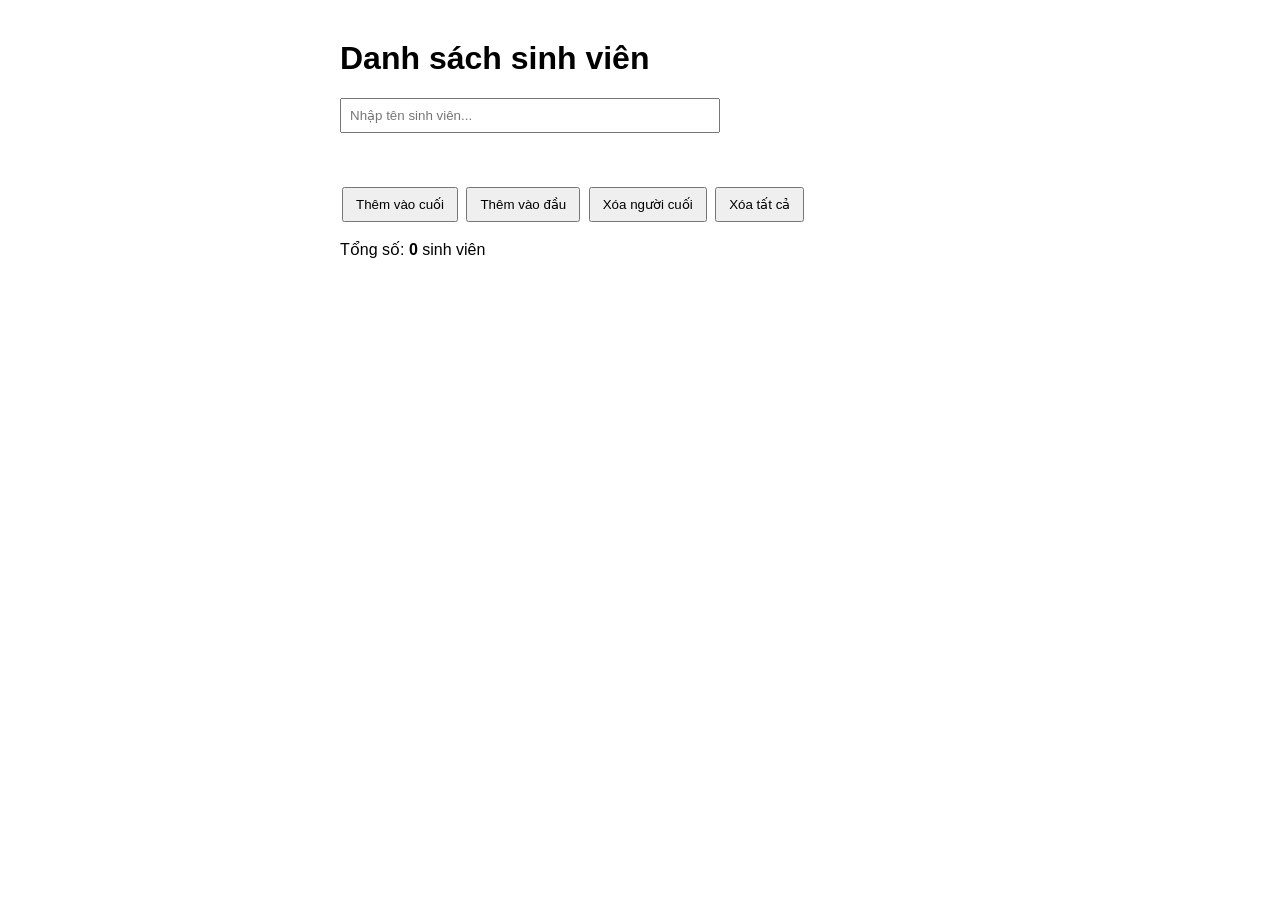
<file: Buoi3/index.html>
<!doctype html>
<html lang="vi">
  <head>
    <meta charset="UTF-8" />
    <meta name="viewport" content="width=device-width, initial-scale=1.0" />
    <title>Bài 6.1 - jQuery thêm/bớt HTML</title>
    <style>
      body {
        font-family: Arial, sans-serif;
        max-width: 600px;
        margin: 40px auto;
        padding: 0 16px;
      }
      input {
        padding: 8px;
        width: 60%;
      }
      button {
        padding: 8px 12px;
        cursor: pointer;
        margin: 2px;
      }
      ul {
        padding: 0;
        list-style: none;
      }
      li {
        display: flex;
        justify-content: space-between;
        align-items: center;
        padding: 8px;
        border-bottom: 1px solid #ddd;
      }
      .btn-xoa {
        background: #e74c3c;
        color: #fff;
        border: none;
      }
      .btn-xoa.active {
        background: #3498db;
      }
      .thong-bao {
        color: #e74c3c;
        min-height: 20px;
      }
    </style>
  </head>
  <body>
    <h1>Danh sách sinh viên</h1>

    <input type="text" id="txtTen" placeholder="Nhập tên sinh viên..." />
    <p class="thong-bao" id="thongBao"></p>

    <button id="btnThemCuoi">Thêm vào cuối</button>
    <button id="btnThemDau">Thêm vào đầu</button>
    <button id="btnXoaCuoi">Xóa người cuối</button>
    <button id="btnXoaTatCa">Xóa tất cả</button>

    <p>Tổng số: <b id="tongSo">0</b> sinh viên</p>

    <ul id="danhSach"></ul>

    <!-- Nhúng thư viện jQuery từ CDN -->
    <script src="https://code.jquery.com/jquery-3.7.1.min.js"></script>
    <script>
      // $(function () { ... }) : chạy code khi trang đã tải xong
      $(function () {
        $("#btnThemCuoi").mouseenter(function () {
          $(this).css("background-color", "green");
        });

        $("#btnThemCuoi").mouseleave(function () {
          $(this).css("background-color", "red");
        });

        $("#btnThemDau").mouseenter(function () {
          $(this).css("background-color", "blue");
          $(this).css("color", "white");
        });
        
        // Tạo 1 thẻ <li> mới từ tên sinh viên
        function taoMuc(ten) {
          var $li = $("<li></li>"); // tạo thẻ mới
          $li.append($("<span></span>").text(ten)); // .text() để tránh chèn mã HTML lạ
          $li.append('<button class="btn-xoa">Xóa</button>');
          return $li;
        }

        // Đếm lại số <li> và hiển thị
        function capNhatTongSo() {
          $("#tongSo").text($("#danhSach li").length);
        }

        // Lấy tên từ ô input, kiểm tra rỗng
        function layTen() {
          var ten = $("#txtTen").val().trim(); // .val() lấy giá trị input
          if (ten === "") {
            $("#thongBao").text("Vui lòng nhập tên!");
            return null;
          }
          $("#thongBao").text("");
          $("#txtTen").val("").focus(); // xóa ô input sau khi thêm
          return ten;
        }

        // 1. append(): thêm vào CUỐI danh sách
        $("#btnThemCuoi").click(function () {
          var ten = layTen();
          if (ten) {
            $("#danhSach").append(taoMuc(ten));
            capNhatTongSo();
          }
        });

        // 2. prepend(): thêm vào ĐẦU danh sách
        $("#btnThemDau").click(function () {
          var ten = layTen();
          if (ten) {
            $("#danhSach").prepend(taoMuc(ten));
            capNhatTongSo();
          }
        });

        // 3. remove(): xóa phần tử <li> cuối cùng
        $("#btnXoaCuoi").click(function () {
          $("#danhSach li:last").remove();
          capNhatTongSo();
        });

        // 4. empty(): xóa toàn bộ nội dung bên trong <ul>
        $("#btnXoaTatCa").click(function () {
          $("#danhSach").empty();
          capNhatTongSo();
        });

        // 5. Xóa từng sinh viên.
        // Nút "Xóa" được tạo SAU khi trang tải nên phải dùng .on() gắn vào thẻ cha (#danhSach)
        /*  $("#danhSach").on("click", ".btn-xoa", function () {
          $(this).parent().remove(); // $(this) là nút vừa bấm, .parent() là thẻ <li>
          capNhatTongSo();
        });*/

        $("#danhSach").on("click", ".btn-xoa", function () {
          $(this).toggleClass("active");
        });

        // Bấm Enter trong ô input = bấm "Thêm vào cuối"
        $("#txtTen").keypress(function (e) {
          if (e.which === 13) {
            $("#btnThemCuoi").click();
          }
        });
      });
    </script>
  </body>
</html>
</file>
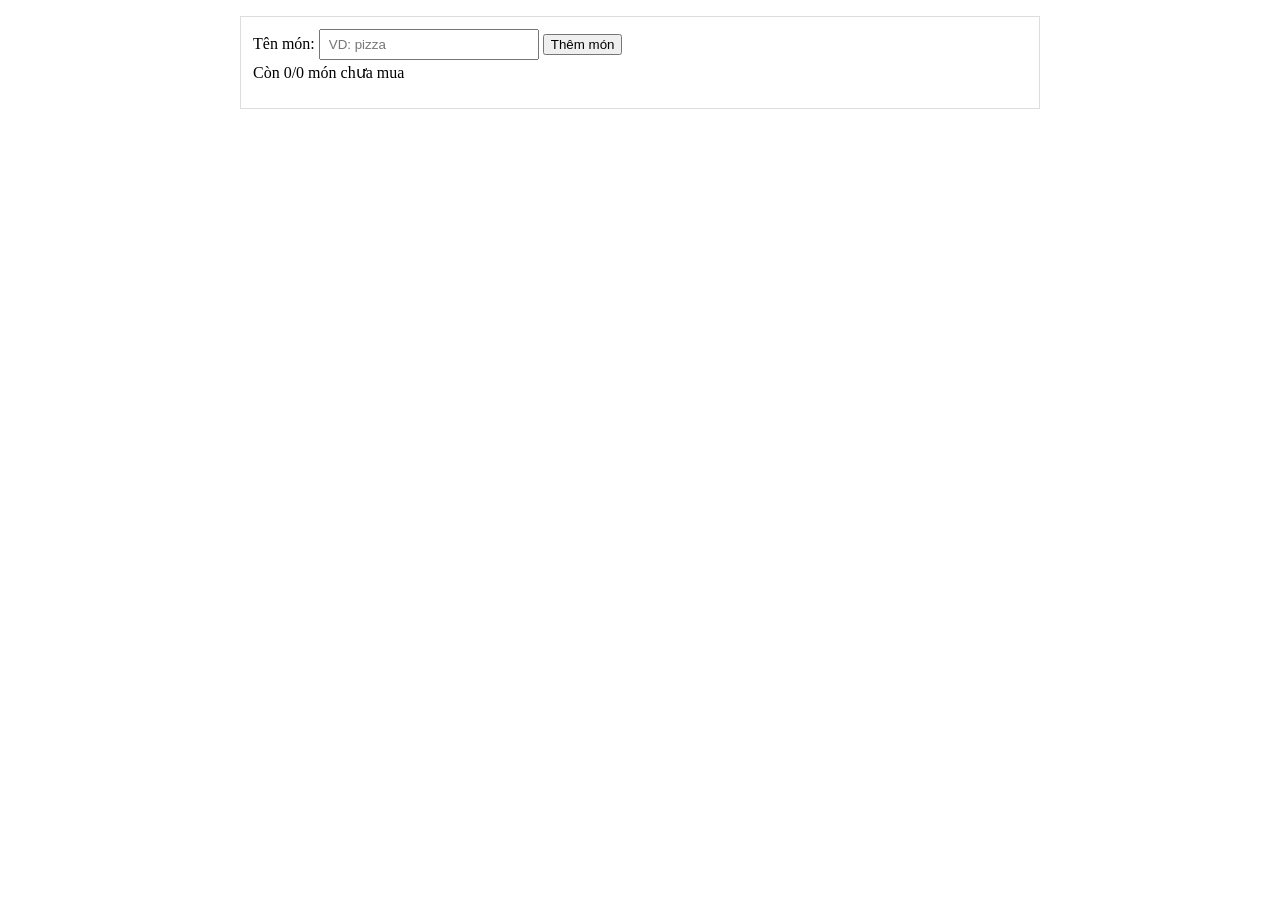
<file: Buoi2/Bai_tap_VN/index.html>
<!doctype html>
<html lang="en">
  <head>
    <meta charset="UTF-8" />
    <meta name="viewport" content="width=device-width, initial-scale=1.0" />
    <title>Danh sách đi chợ</title>
    <style>
      body {
        max-width: 800px;
        margin: 0 auto;
        padding: 16px;
        line-height: 1.6;
      }
      .demo-box {
        border: 1px solid #ddd;
        padding: 12px;
      }
      .demo-box input {
        padding: 6px 8px;
        width: 200px;
        max-width: 100%;
      }
      #ds {
        list-style: none;
        padding: 0;
        margin: 10px 0 0;
      }
      #ds li {
        display: flex;
        justify-content: space-between;
        align-items: center;
        border-bottom: 1px solid #eee;
        padding: 8px 0;
        cursor: pointer;
      }

      .da-mua {
        text-decoration: line-through;
        color: #888;
      }
    </style>
  </head>
  <body>
    <div class="demo-box">
      <form id="form">
        <label for="o-ten">Tên món:</label>
        <input type="text" id="o-ten" placeholder="VD: pizza" />
        <button type="submit">Thêm món</button>
      </form>
      <div id="thong-ke">Còn 0/0 món chưa mua</div>
      <ul id="ds"></ul>
    </div>

    <script>
      const form = document.querySelector("#form");
      const oTen = document.querySelector("#o-ten");
      const ds = document.querySelector("#ds");
      const thongKe = document.querySelector("#thong-ke");

      //Hàm để cập nhật số lượng món
      function capNhatThongKe() {
        const tongSoMon = ds.querySelectorAll("li").length;
        const soMonDaMua = ds.querySelectorAll("li.da-mua").length;
        const soMonChuaMua = tongSoMon - soMonDaMua;

        thongKe.textContent = `Còn ${soMonChuaMua}/${tongSoMon} món chưa mua`;
      }

      form.addEventListener("submit", (e) => {
        e.preventDefault();
        const ten = oTen.value.trim();
        if (ten === "") return;

        //Tạo dòng món
        const li = document.createElement("li");
        const span = document.createElement("span");
        span.textContent = ten;
        li.append(span);

        //Click 1 lần để gạch ngang or bỏ gạch ngang
        li.addEventListener("click", () => {
          li.classList.toggle("da-mua");
          capNhatThongKe();
        });

        //Nháy đúp để xóa món
        li.addEventListener("dblclick", () => {
          li.remove();
          capNhatThongKe();
        });

        //Ghép vào danh sách
        ds.append(li);

        //Clear input
        oTen.value = "";
        oTen.focus();

        //Cập nhật lại số lượng sau khi thêm món mới
        capNhatThongKe();
      });
    </script>
  </body>
</html>
</file>
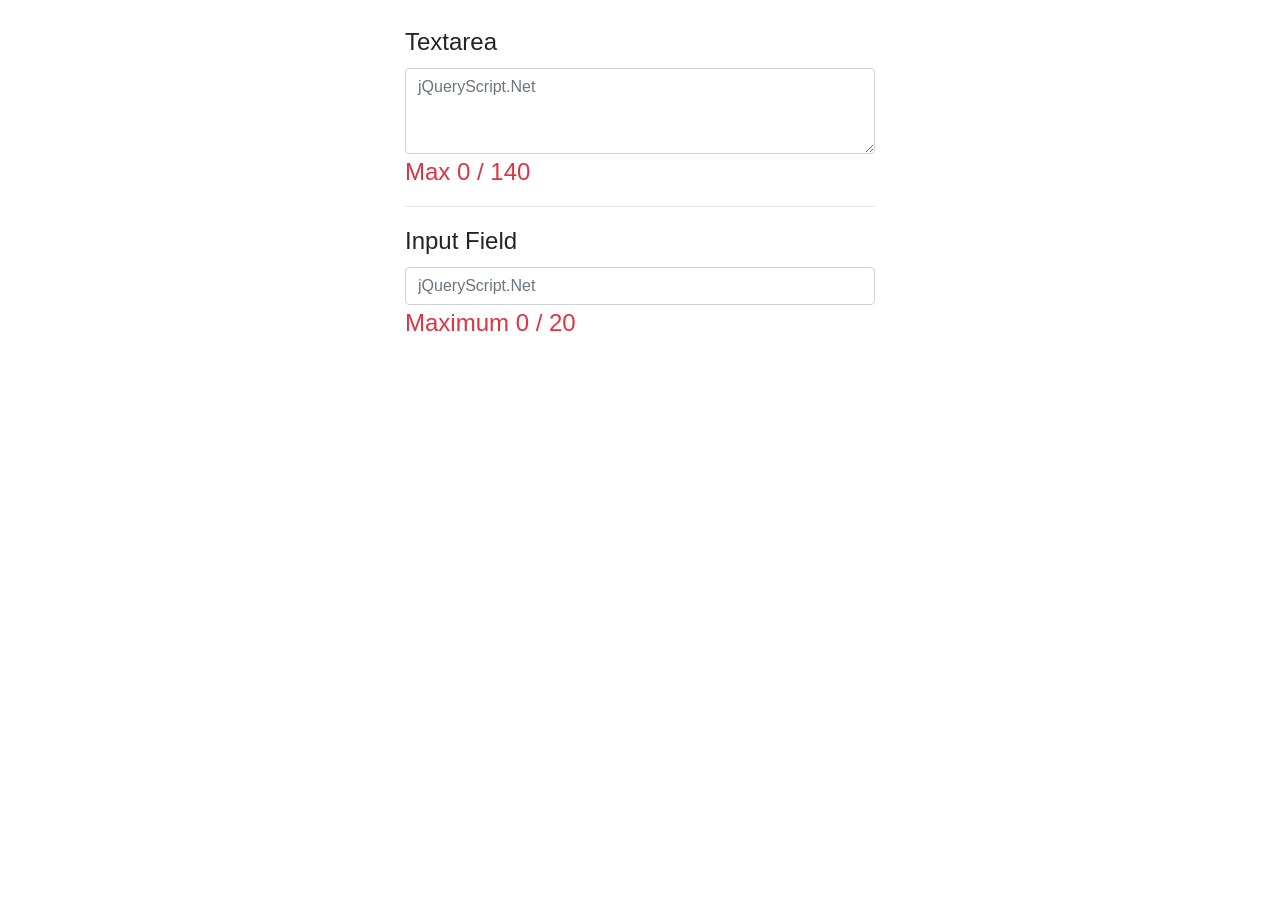
<file: Buoi_01/Bai_tap_VN/index.html>
<!doctype html>
<html lang="en">
  <head>
    <meta charset="UTF-8" />
    <meta name="viewport" content="width=device-width, initial-scale=1.0" />
    <title>Homework</title>
    <link
      rel="stylesheet"
      href="https://cdn.jsdelivr.net/npm/bootstrap@4.6.2/dist/css/bootstrap.min.css"
      integrity="sha384-xOolHFLEh07PJGoPkLv1IbcEPTNtaed2xpHsD9ESMhqIYd0nLMwNLD69Npy4HI+N"
      crossorigin="anonymous"
    />
    <link rel="stylesheet" href="style.css" />
  </head>
  <body>
    <div class="container mt-4">
      <!-- Textarea -->
      <div class="form-group">
        <label for="message">Textarea</label>

        <textarea
          id="message"
          class="form-control"
          rows="3"
          maxlength="140"
          placeholder="jQueryScript.Net"
        ></textarea>

        <div id="messageCounter" class="counter text-danger">Max 0 / 140</div>

        <!-- Notice -->
        <div id="messageNotice" class="alert alert-danger m-2">
          Bạn đã đạt giới hạn ký tự 140/140
        </div>
      </div>

      <hr />

      <!-- InputField -->
      <div class="form-group">
        <label for="inputField">Input Field</label>

        <input
          type="text"
          id="inputField"
          class="form-control"
          maxlength="20"
          placeholder="jQueryScript.Net"
        />

        <div id="inputCounter" class="counter text-danger">Maximum 0 / 20</div>

        <!-- notice -->
        <div id="inputNotice" class="alert alert-danger m-2">Bạn đã đạt giới hạn ký tự 20/20</div>
      </div>
    </div>

    <!-- JS -->
    <script src="script.js"></script>
  </body>
</html>
</file>
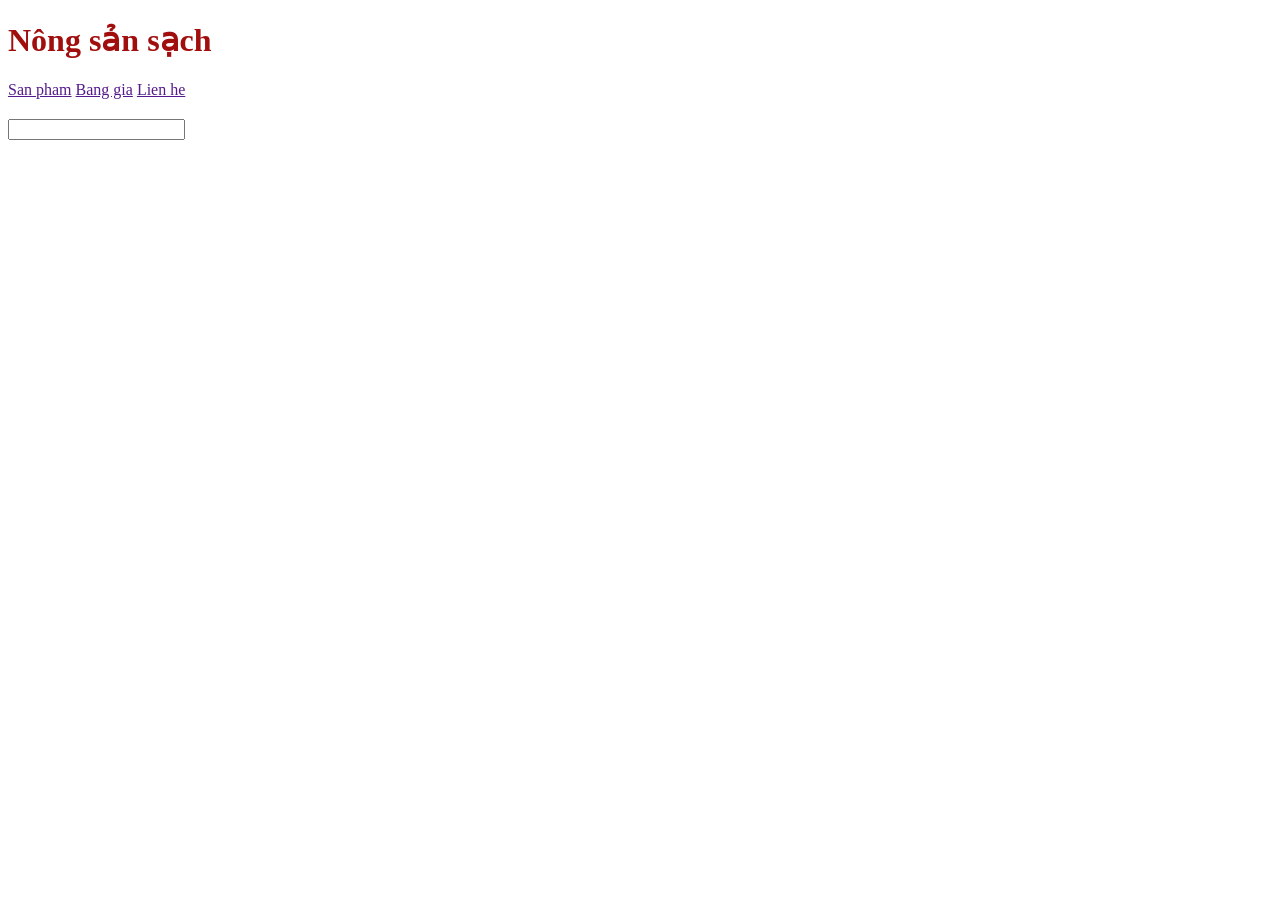
<file: Buoi_01/lesson01/index.html>
<!doctype html>
<html lang="en">
  <head>
    <meta charset="UTF-8" />
    <meta name="viewport" content="width=device-width, initial-scale=1.0" />
    <title>Học web codestar</title>
  </head>
  <body>
    <!-- start header -->
    <header>
      <h1 style="color: rgb(161, 14, 14)">Nông sản sạch</h1>
      <nav>
        <a href="">San pham</a>
        <a href="">Bang gia</a>
        <a href="">Lien he</a>
      </nav>
    </header>
    <!-- end header -->
    <!-- h2+p -->
    <h2></h2>
    <p></p>
    <input type="text">
  </body>
</html>
</file>
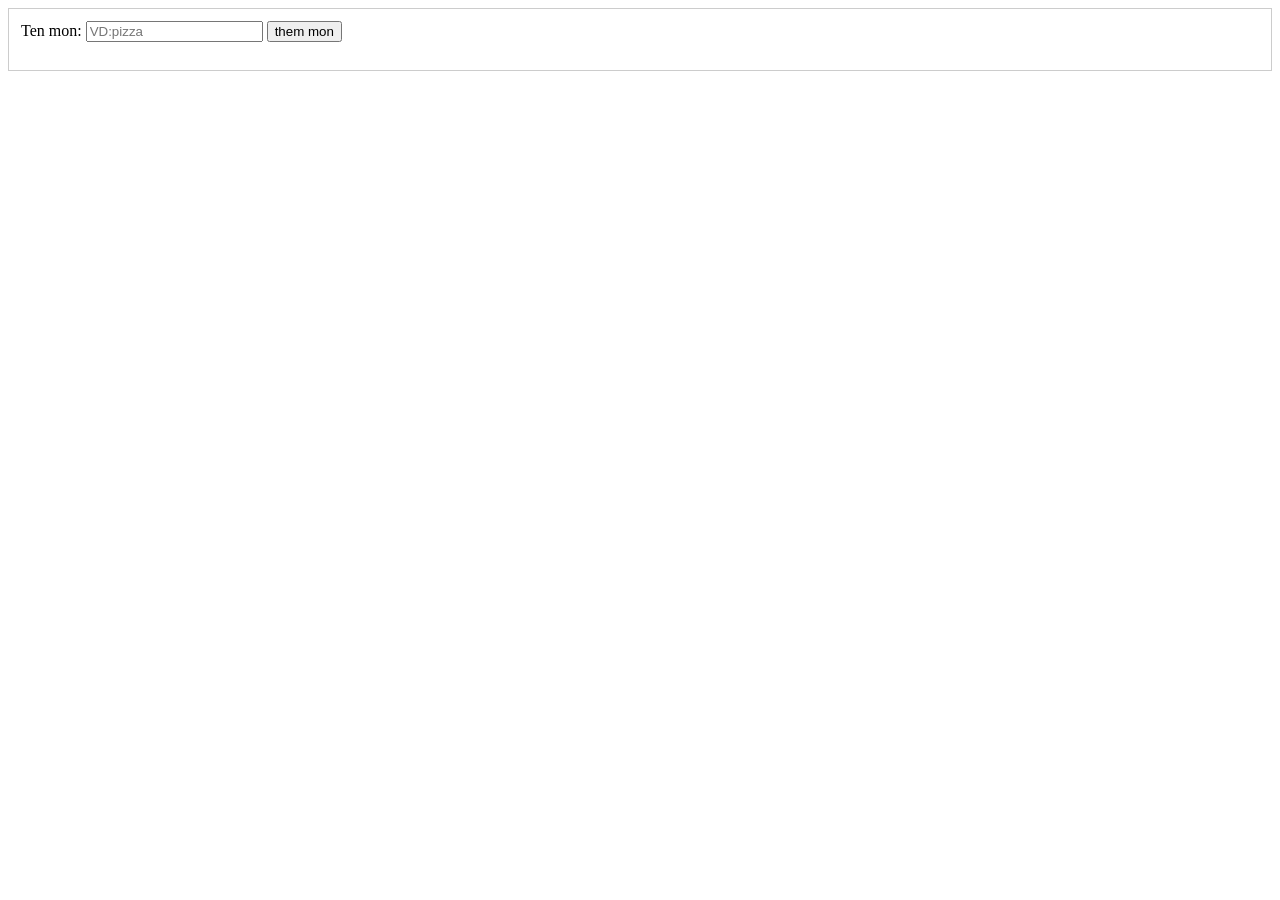
<file: Buoi2/index2.html>
<!doctype html>
<html lang="en">
  <head>
    <meta charset="UTF-8" />
    <meta name="viewport" content="width=device-width, initial-scale=1.0" />
    <title>Demo thuc hanh</title>
    <style>
      .demo-box {
        border: 1px solid #ccc;
        padding: 12px;
      }
    </style>
  </head>
  <body>
    <div class="demo-box">
      <form id="form">
        <label for="o-ten">Ten mon:</label>
        <input type="text" id="o-ten" name="ten" placeholder="VD:pizza" />
        <button type="submit">them mon</button>
      </form>
      <ul id="ds"></ul>
    </div>

    <script>
      const form = document.querySelector("#form");
      const ds = document.querySelector("#ds");
      const oTen = document.querySelector("#o-ten");

      form.addEventListener("submit", (e) => {
        e.preventDefault(); //chan su kien submit
        const ten = oTen.value.trim(); //lay gia tri tu input
        if (ten === "") return; //ten null bo qua

        //tao dong moi
        const li = document.createElement("li");

        //ten mon an
        const span = document.createElement("span");
        span.textContent = ten;

        const nutXoa = document.createElement("button");
        nutXoa.type = "button"; //khong submit form
        nutXoa.textContent = "X";
        nutXoa.addEventListener("click", () => {
          li.remove(); //xoa dung dong chua nut nay
        });

        //ghep vao li roi gan vao danh sach
        li.appendChild(span, nutXoa);
        ds.appendChild(li);

        oTen.value = ""; //xoa gia tri trong input
        oTen.focus(); //san sang goi mon tiep theo
      });
    </script>
  </body>
</html>
</file>
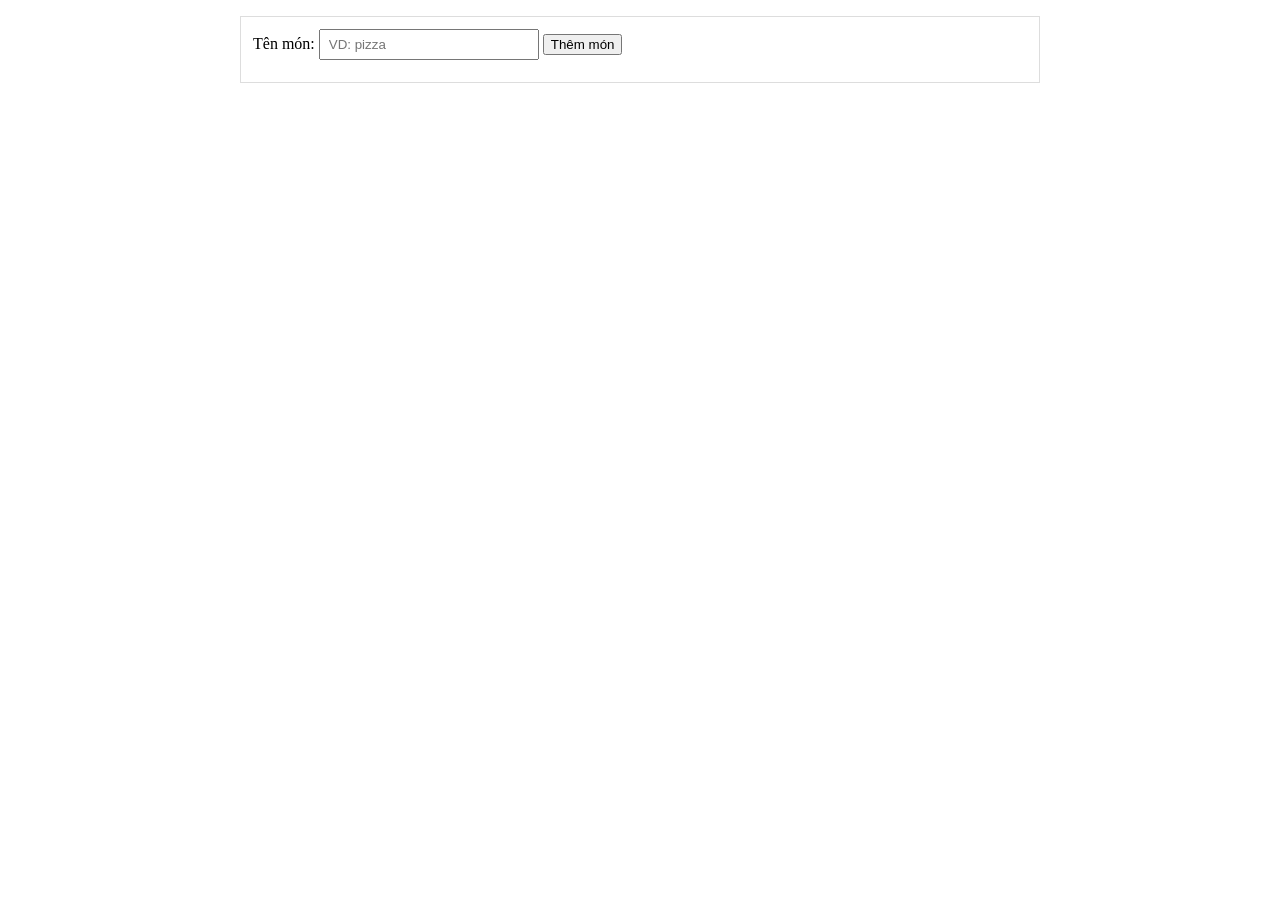
<file: Buoi2/index3.html>
<!doctype html>
<html lang="en">
  <head>
    <meta charset="UTF-8" />
    <meta name="viewport" content="width=device-width, initial-scale=1.0" />
    <title>Demo thực hành</title>

    <style>
      body {
        max-width: 800px;
        margin: 0 auto;
        padding: 16px;
        line-height: 1.6;
      }

      .demo-box {
        border: 1px solid #ddd;
        padding: 12px;
      }

      .demo-box input {
        padding: 6px 8px;
        width: 200px;
        max-width: 100%;
      }

      #ds {
        list-style: none;
        padding: 0;
        margin: 10px 0 0;
      }

      #ds li {
        display: flex;
        justify-content: space-between;
        align-items: center;
        border-bottom: 1px solid #eee;
        padding: 8px 0;
      }

      #ds button {
        cursor: pointer;
      }
    </style>
  </head>

  <body>
    <div class="demo-box">
      <form id="form">
        <label for="o-ten">Tên món:</label>
        <input type="text" name="" id="o-ten" placeholder="VD: pizza" />
        <button type="submit">Thêm món</button>
      </form>
      <div id="thong-ke"></div>
      <ul id="ds"></ul>
    </div>

    <script>
      const form = document.querySelector("#form");
      const oTen = document.querySelector("#o-ten");
      const ds = document.querySelector("#ds");
      const thongKe = document.querySelector("#thong-ke");
    
      //Danh sach mon
      const danhSach = [];
      
      form.addEventListener("submit", (e) => {
        e.preventDefault(); // không để trang tải lại
        const ten = oTen.value.trim();
        if (ten === "") return; // tên null bỏ qua

        // tạo dòng mới
        const li = document.createElement("li");

        // tên món ăn
        const span = document.createElement("span");
        span.textContent = ten;

        // tạo nút xóa
        const nutXoa = document.createElement("button");
        nutXoa.type = "button"; // không submit form
        nutXoa.textContent = "X";
        nutXoa.addEventListener("click", () => {
          li.remove(); // xóa đúng dòng chứa nút này
        });

        // Ghép vào li rồi gắn vào danh sách
        li.append(span, nutXoa);
        ds.append(li);

        oTen.value = ""; // clear input
        oTen.focus(); // sẵn sàng gõ món tiếp theo
      });
    </script>
  </body>
</html>
</file>
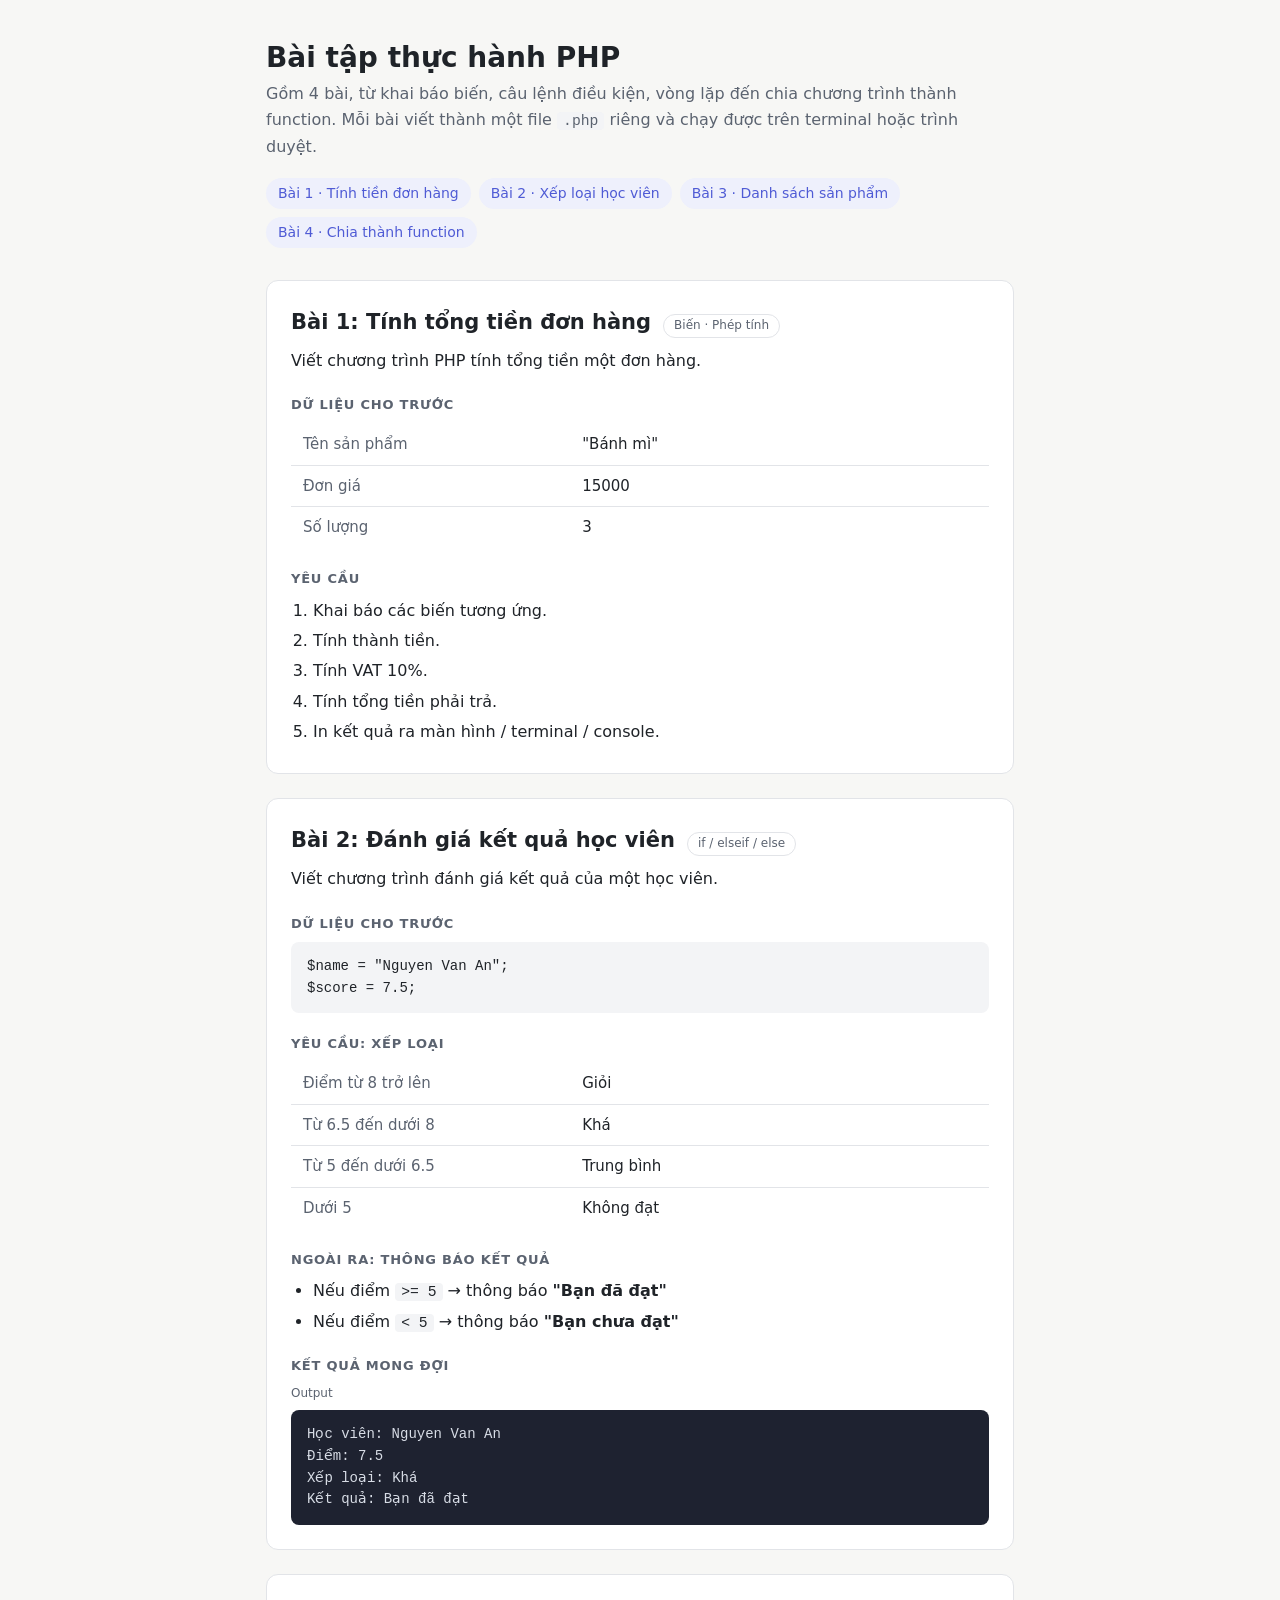
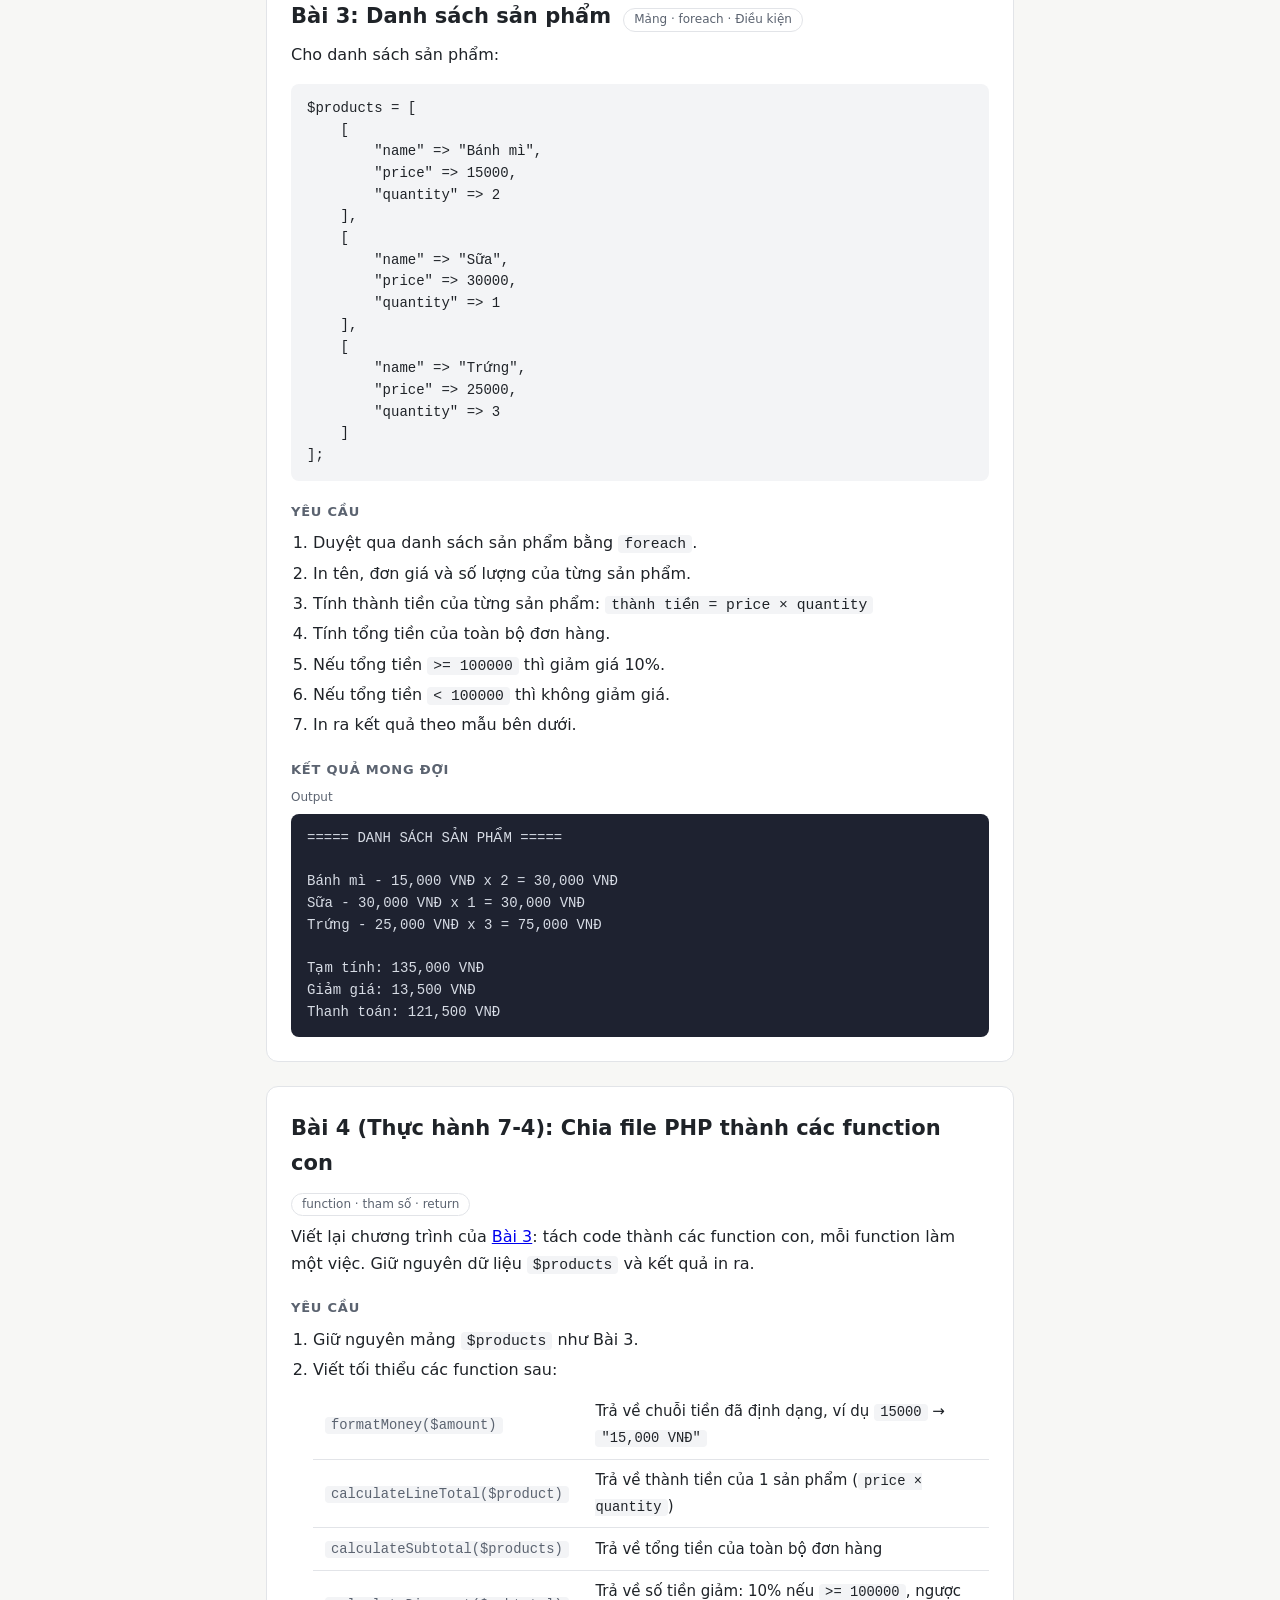
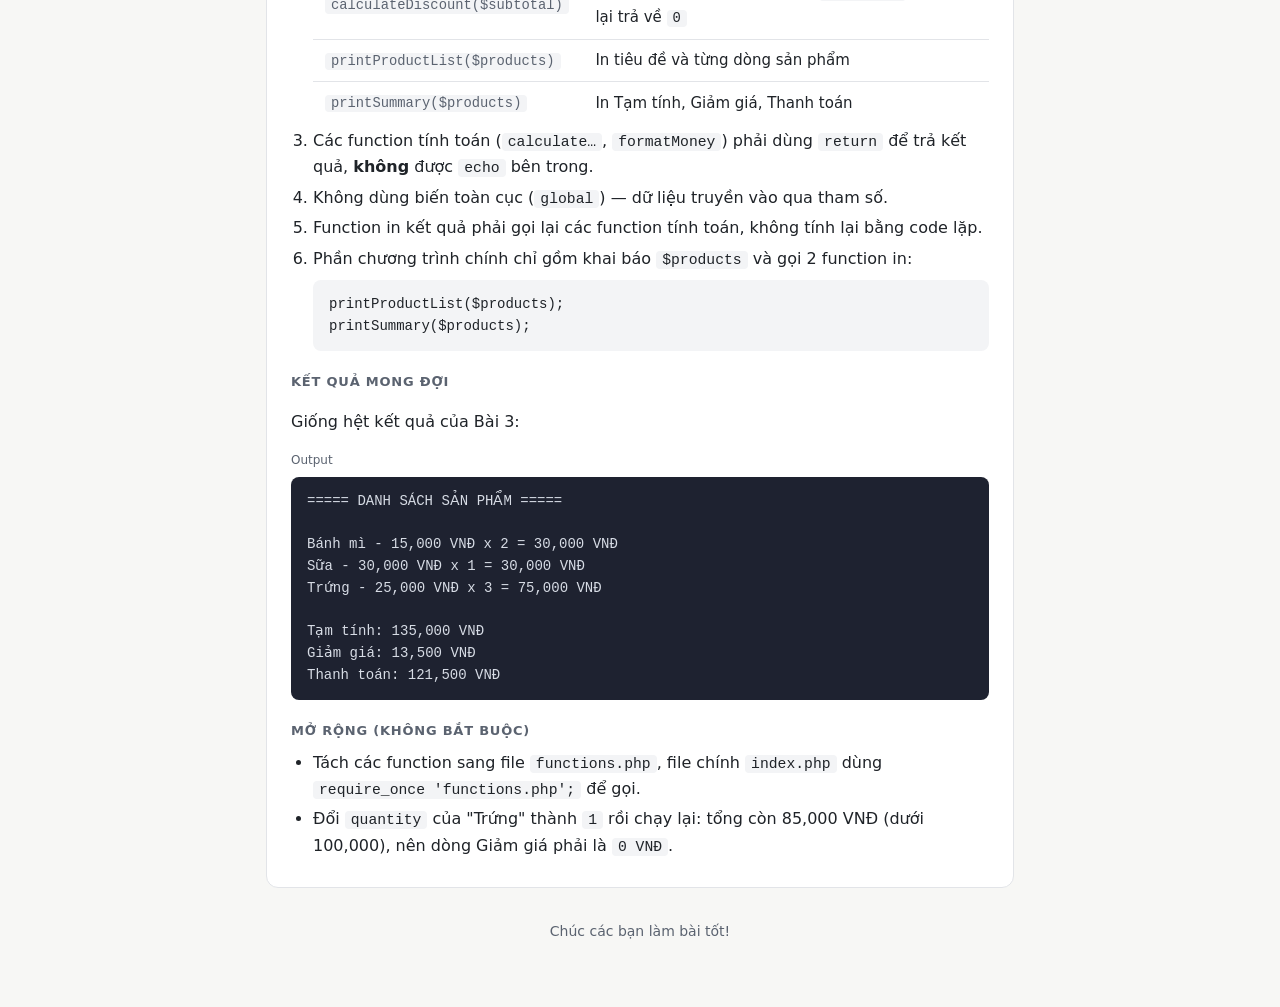
<file: Buoi3/demo_baitap_php 1 (1).html>
<!doctype html>
<html lang="vi">
<head>
<meta charset="utf-8">
<meta name="viewport" content="width=device-width, initial-scale=1">
<title>Bài tập PHP</title>
<style>
  :root {
    --bg: #f7f7f5;
    --surface: #ffffff;
    --text: #1f2328;
    --muted: #5b6370;
    --border: #e2e4e8;
    --accent: #4f5bd5;
    --accent-soft: #eef0fc;
    --code-bg: #f3f4f6;
    --console-bg: #1e2230;
    --console-text: #d7dce5;
  }
  @media (prefers-color-scheme: dark) {
    :root:not([data-theme="light"]) {
      --bg: #15171c;
      --surface: #1d2027;
      --text: #e6e8eb;
      --muted: #9aa2ae;
      --border: #2e323b;
      --accent: #8f98f0;
      --accent-soft: #262a40;
      --code-bg: #252932;
      --console-bg: #0f1116;
      --console-text: #d7dce5;
    }
  }
  :root[data-theme="dark"] {
    --bg: #15171c;
    --surface: #1d2027;
    --text: #e6e8eb;
    --muted: #9aa2ae;
    --border: #2e323b;
    --accent: #8f98f0;
    --accent-soft: #262a40;
    --code-bg: #252932;
    --console-bg: #0f1116;
    --console-text: #d7dce5;
  }

  * { box-sizing: border-box; }
  body {
    margin: 0;
    background: var(--bg);
    color: var(--text);
    font: 16px/1.65 system-ui, -apple-system, "Segoe UI", Roboto, "Helvetica Neue", Arial, sans-serif;
  }
  main { max-width: 780px; margin: 0 auto; padding: 40px 16px 64px; }

  header { margin-bottom: 32px; }
  header h1 { margin: 0 0 6px; font-size: 28px; line-height: 1.25; }
  header p { margin: 0; color: var(--muted); }

  nav.toc { display: flex; flex-wrap: wrap; gap: 8px; margin-top: 18px; }
  nav.toc a {
    text-decoration: none; color: var(--accent);
    background: var(--accent-soft);
    padding: 4px 12px; border-radius: 999px; font-size: 14px;
  }

  section.exercise {
    background: var(--surface);
    border: 1px solid var(--border);
    border-radius: 12px;
    padding: 24px;
    margin-bottom: 24px;
  }
  .ex-head { display: flex; align-items: baseline; gap: 12px; flex-wrap: wrap; margin-bottom: 8px; }
  .ex-head h2 { margin: 0; font-size: 21px; }
  .tag {
    font-size: 12px; color: var(--muted);
    border: 1px solid var(--border); border-radius: 999px; padding: 1px 10px;
  }
  .lead { margin: 0 0 16px; }

  h3 {
    font-size: 13px; text-transform: uppercase; letter-spacing: .06em;
    color: var(--muted); margin: 20px 0 8px;
  }

  ul, ol { margin: 0; padding-left: 22px; }
  li { margin: 4px 0; }

  table.given { border-collapse: collapse; width: 100%; font-size: 15px; }
  table.given th, table.given td {
    text-align: left; padding: 8px 12px; border-bottom: 1px solid var(--border);
  }
  table.given th { color: var(--muted); font-weight: 500; width: 40%; }
  table.given tr:last-child th, table.given tr:last-child td { border-bottom: 0; }

  code, pre { font-family: ui-monospace, SFMono-Regular, Menlo, Consolas, "Liberation Mono", monospace; }
  code { background: var(--code-bg); padding: 1px 6px; border-radius: 4px; font-size: .92em; }
  pre {
    margin: 0; padding: 14px 16px; border-radius: 8px;
    overflow-x: auto; font-size: 14px; line-height: 1.55;
  }
  pre.php { background: var(--code-bg); }
  pre.console { background: var(--console-bg); color: var(--console-text); }
  .console-label { font-size: 12px; color: var(--muted); margin: 0 0 6px; }

  .note {
    margin-top: 12px; padding: 10px 14px; border-left: 3px solid var(--accent);
    background: var(--accent-soft); border-radius: 0 6px 6px 0; font-size: 15px;
  }

  footer { color: var(--muted); font-size: 14px; text-align: center; margin-top: 32px; }

  @media print {
    body { background: #fff; color: #000; }
    nav.toc { display: none; }
    section.exercise { break-inside: avoid; border-color: #ccc; }
    pre.console { background: #f3f3f3; color: #000; border: 1px solid #ccc; }
  }
</style>
</head>
<body>
<main>

  <header>
    <h1>Bài tập thực hành PHP</h1>
    <p>Gồm 4 bài, từ khai báo biến, câu lệnh điều kiện, vòng lặp đến chia chương trình thành function. Mỗi bài viết thành một file <code>.php</code> riêng và chạy được trên terminal hoặc trình duyệt.</p>
    <nav class="toc">
      <a href="#bai-1">Bài 1 · Tính tiền đơn hàng</a>
      <a href="#bai-2">Bài 2 · Xếp loại học viên</a>
      <a href="#bai-3">Bài 3 · Danh sách sản phẩm</a>
      <a href="#bai-4">Bài 4 · Chia thành function</a>
    </nav>
  </header>

  <!-- ===== BÀI 1 ===== -->
  <section class="exercise" id="bai-1">
    <div class="ex-head">
      <h2>Bài 1: Tính tổng tiền đơn hàng</h2>
      <span class="tag">Biến · Phép tính</span>
    </div>
    <p class="lead">Viết chương trình PHP tính tổng tiền một đơn hàng.</p>

    <h3>Dữ liệu cho trước</h3>
    <table class="given">
      <tr><th>Tên sản phẩm</th><td>"Bánh mì"</td></tr>
      <tr><th>Đơn giá</th><td>15000</td></tr>
      <tr><th>Số lượng</th><td>3</td></tr>
    </table>

    <h3>Yêu cầu</h3>
    <ol>
      <li>Khai báo các biến tương ứng.</li>
      <li>Tính thành tiền.</li>
      <li>Tính VAT 10%.</li>
      <li>Tính tổng tiền phải trả.</li>
      <li>In kết quả ra màn hình / terminal / console.</li>
    </ol>
  </section>

  <!-- ===== BÀI 2 ===== -->
  <section class="exercise" id="bai-2">
    <div class="ex-head">
      <h2>Bài 2: Đánh giá kết quả học viên</h2>
      <span class="tag">if / elseif / else</span>
    </div>
    <p class="lead">Viết chương trình đánh giá kết quả của một học viên.</p>

    <h3>Dữ liệu cho trước</h3>
<pre class="php">$name = "Nguyen Van An";
$score = 7.5;</pre>

    <h3>Yêu cầu: xếp loại</h3>
    <table class="given">
      <tr><th>Điểm từ 8 trở lên</th><td>Giỏi</td></tr>
      <tr><th>Từ 6.5 đến dưới 8</th><td>Khá</td></tr>
      <tr><th>Từ 5 đến dưới 6.5</th><td>Trung bình</td></tr>
      <tr><th>Dưới 5</th><td>Không đạt</td></tr>
    </table>

    <h3>Ngoài ra: thông báo kết quả</h3>
    <ul>
      <li>Nếu điểm <code>&gt;= 5</code> → thông báo <strong>"Bạn đã đạt"</strong></li>
      <li>Nếu điểm <code>&lt; 5</code> → thông báo <strong>"Bạn chưa đạt"</strong></li>
    </ul>

    <h3>Kết quả mong đợi</h3>
    <p class="console-label">Output</p>
<pre class="console">Học viên: Nguyen Van An
Điểm: 7.5
Xếp loại: Khá
Kết quả: Bạn đã đạt</pre>
  </section>

  <!-- ===== BÀI 3 ===== -->
  <section class="exercise" id="bai-3">
    <div class="ex-head">
      <h2>Bài 3: Danh sách sản phẩm</h2>
      <span class="tag">Mảng · foreach · Điều kiện</span>
    </div>
    <p class="lead">Cho danh sách sản phẩm:</p>

<pre class="php">$products = [
    [
        "name" =&gt; "Bánh mì",
        "price" =&gt; 15000,
        "quantity" =&gt; 2
    ],
    [
        "name" =&gt; "Sữa",
        "price" =&gt; 30000,
        "quantity" =&gt; 1
    ],
    [
        "name" =&gt; "Trứng",
        "price" =&gt; 25000,
        "quantity" =&gt; 3
    ]
];</pre>

    <h3>Yêu cầu</h3>
    <ol>
      <li>Duyệt qua danh sách sản phẩm bằng <code>foreach</code>.</li>
      <li>In tên, đơn giá và số lượng của từng sản phẩm.</li>
      <li>Tính thành tiền của từng sản phẩm: <code>thành tiền = price × quantity</code></li>
      <li>Tính tổng tiền của toàn bộ đơn hàng.</li>
      <li>Nếu tổng tiền <code>&gt;= 100000</code> thì giảm giá 10%.</li>
      <li>Nếu tổng tiền <code>&lt; 100000</code> thì không giảm giá.</li>
      <li>In ra kết quả theo mẫu bên dưới.</li>
    </ol>

    <h3>Kết quả mong đợi</h3>
    <p class="console-label">Output</p>
<pre class="console">===== DANH SÁCH SẢN PHẨM =====

Bánh mì - 15,000 VNĐ x 2 = 30,000 VNĐ
Sữa - 30,000 VNĐ x 1 = 30,000 VNĐ
Trứng - 25,000 VNĐ x 3 = 75,000 VNĐ

Tạm tính: 135,000 VNĐ
Giảm giá: 13,500 VNĐ
Thanh toán: 121,500 VNĐ</pre>
  </section>

  <!-- ===== BÀI 4 ===== -->
  <section class="exercise" id="bai-4">
    <div class="ex-head">
      <h2>Bài 4 (Thực hành 7-4): Chia file PHP thành các function con</h2>
      <span class="tag">function · tham số · return</span>
    </div>
    <p class="lead">Viết lại chương trình của <a href="#bai-3">Bài 3</a>: tách code thành các function con, mỗi function làm một việc. Giữ nguyên dữ liệu <code>$products</code> và kết quả in ra.</p>

    <h3>Yêu cầu</h3>
    <ol>
      <li>Giữ nguyên mảng <code>$products</code> như Bài 3.</li>
      <li>Viết tối thiểu các function sau:
        <table class="given" style="margin-top:8px">
          <tr><th><code>formatMoney($amount)</code></th><td>Trả về chuỗi tiền đã định dạng, ví dụ <code>15000</code> → <code>"15,000 VNĐ"</code></td></tr>
          <tr><th><code>calculateLineTotal($product)</code></th><td>Trả về thành tiền của 1 sản phẩm (<code>price × quantity</code>)</td></tr>
          <tr><th><code>calculateSubtotal($products)</code></th><td>Trả về tổng tiền của toàn bộ đơn hàng</td></tr>
          <tr><th><code>calculateDiscount($subtotal)</code></th><td>Trả về số tiền giảm: 10% nếu <code>&gt;= 100000</code>, ngược lại trả về <code>0</code></td></tr>
          <tr><th><code>printProductList($products)</code></th><td>In tiêu đề và từng dòng sản phẩm</td></tr>
          <tr><th><code>printSummary($products)</code></th><td>In Tạm tính, Giảm giá, Thanh toán</td></tr>
        </table>
      </li>
      <li>Các function tính toán (<code>calculate…</code>, <code>formatMoney</code>) phải dùng <code>return</code> để trả kết quả, <strong>không</strong> được <code>echo</code> bên trong.</li>
      <li>Không dùng biến toàn cục (<code>global</code>) — dữ liệu truyền vào qua tham số.</li>
      <li>Function in kết quả phải gọi lại các function tính toán, không tính lại bằng code lặp.</li>
      <li>Phần chương trình chính chỉ gồm khai báo <code>$products</code> và gọi 2 function in:
<pre class="php" style="margin-top:8px">printProductList($products);
printSummary($products);</pre>
      </li>
    </ol>

    <h3>Kết quả mong đợi</h3>
    <p>Giống hệt kết quả của Bài 3:</p>
    <p class="console-label">Output</p>
<pre class="console">===== DANH SÁCH SẢN PHẨM =====

Bánh mì - 15,000 VNĐ x 2 = 30,000 VNĐ
Sữa - 30,000 VNĐ x 1 = 30,000 VNĐ
Trứng - 25,000 VNĐ x 3 = 75,000 VNĐ

Tạm tính: 135,000 VNĐ
Giảm giá: 13,500 VNĐ
Thanh toán: 121,500 VNĐ</pre>

    <h3>Mở rộng (không bắt buộc)</h3>
    <ul>
      <li>Tách các function sang file <code>functions.php</code>, file chính <code>index.php</code> dùng <code>require_once 'functions.php';</code> để gọi.</li>
      <li>Đổi <code>quantity</code> của "Trứng" thành <code>1</code> rồi chạy lại: tổng còn 85,000 VNĐ (dưới 100,000), nên dòng Giảm giá phải là <code>0 VNĐ</code>.</li>
    </ul>
  </section>

  <footer>Chúc các bạn làm bài tốt!</footer>
</main>
</body>
</html>
</file>
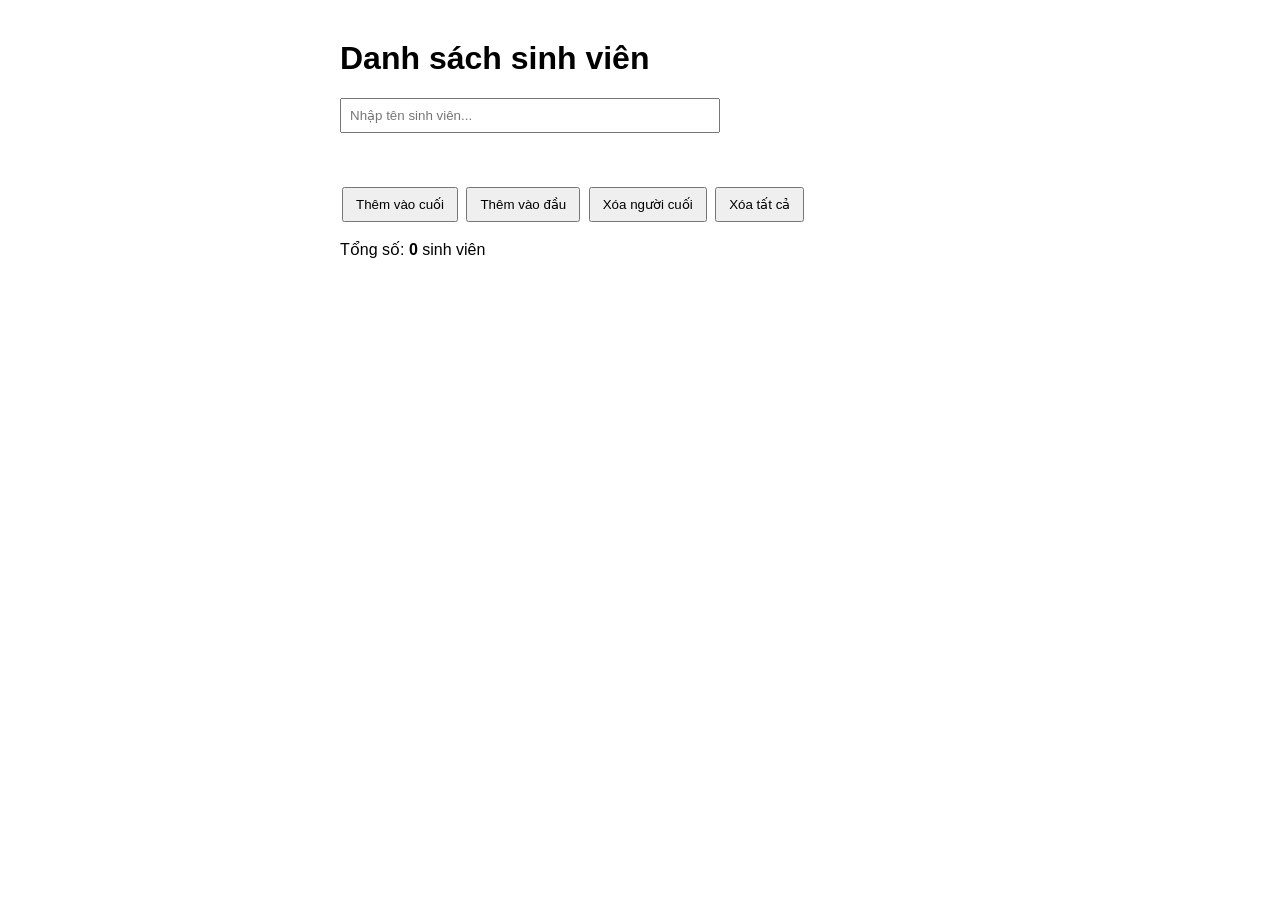
<file: Buoi3/index (1).html>
<!DOCTYPE html>
<html lang="vi">
<head>
    <meta charset="UTF-8">
    <meta name="viewport" content="width=device-width, initial-scale=1.0">
    <title>Bài 6.1 - jQuery thêm/bớt HTML</title>
    <style>
        body { font-family: Arial, sans-serif; max-width: 600px; margin: 40px auto; padding: 0 16px; }
        input { padding: 8px; width: 60%; }
        button { padding: 8px 12px; cursor: pointer; margin: 2px; }
        ul { padding: 0; list-style: none; }
        li { display: flex; justify-content: space-between; align-items: center;
             padding: 8px; border-bottom: 1px solid #ddd; }
        .btn-xoa { background: #e74c3c; color: #fff; border: none; }
        .thong-bao { color: #e74c3c; min-height: 20px; }
    </style>
</head>
<body>
    <h1>Danh sách sinh viên</h1>

    <input type="text" id="txtTen" placeholder="Nhập tên sinh viên...">
    <p class="thong-bao" id="thongBao"></p>

    <button id="btnThemCuoi">Thêm vào cuối</button>
    <button id="btnThemDau">Thêm vào đầu</button>
    <button id="btnXoaCuoi">Xóa người cuối</button>
    <button id="btnXoaTatCa">Xóa tất cả</button>

    <p>Tổng số: <b id="tongSo">0</b> sinh viên</p>

    <ul id="danhSach"></ul>

    <!-- Nhúng thư viện jQuery từ CDN -->
    <script src="https://code.jquery.com/jquery-3.7.1.min.js"></script>
    <script>
        // $(function () { ... }) : chạy code khi trang đã tải xong
        $(function () {

            // Tạo 1 thẻ <li> mới từ tên sinh viên
            function taoMuc(ten) {
                var $li = $('<li></li>');                 // tạo thẻ mới
                $li.append($('<span></span>').text(ten)); // .text() để tránh chèn mã HTML lạ
                $li.append('<button class="btn-xoa">Xóa</button>');
                return $li;
            }

            // Đếm lại số <li> và hiển thị
            function capNhatTongSo() {
                $('#tongSo').text($('#danhSach li').length);
            }

            // Lấy tên từ ô input, kiểm tra rỗng
            function layTen() {
                var ten = $('#txtTen').val().trim();      // .val() lấy giá trị input
                if (ten === '') {
                    $('#thongBao').text('Vui lòng nhập tên!');
                    return null;
                }
                $('#thongBao').text('');
                $('#txtTen').val('').focus();             // xóa ô input sau khi thêm
                return ten;
            }

            // 1. append(): thêm vào CUỐI danh sách
            $('#btnThemCuoi').click(function () {
                var ten = layTen();
                if (ten) {
                    $('#danhSach').append(taoMuc(ten));
                    capNhatTongSo();
                }
            });

            // 2. prepend(): thêm vào ĐẦU danh sách
            $('#btnThemDau').click(function () {
                var ten = layTen();
                if (ten) {
                    $('#danhSach').prepend(taoMuc(ten));
                    capNhatTongSo();
                }
            });

            // 3. remove(): xóa phần tử <li> cuối cùng
            $('#btnXoaCuoi').click(function () {
                $('#danhSach li:last').remove();
                capNhatTongSo();
            });

            // 4. empty(): xóa toàn bộ nội dung bên trong <ul>
            $('#btnXoaTatCa').click(function () {
                $('#danhSach').empty();
                capNhatTongSo();
            });

            // 5. Xóa từng sinh viên.
            // Nút "Xóa" được tạo SAU khi trang tải nên phải dùng .on() gắn vào thẻ cha (#danhSach)
            $('#danhSach').on('click', '.btn-xoa', function () {
                $(this).parent().remove();   // $(this) là nút vừa bấm, .parent() là thẻ <li>
                capNhatTongSo();
            });

            // Bấm Enter trong ô input = bấm "Thêm vào cuối"
            $('#txtTen').keypress(function (e) {
                if (e.which === 13) {
                    $('#btnThemCuoi').click();
                }
            });
        });
    </script>
</body>
</html>
</file>
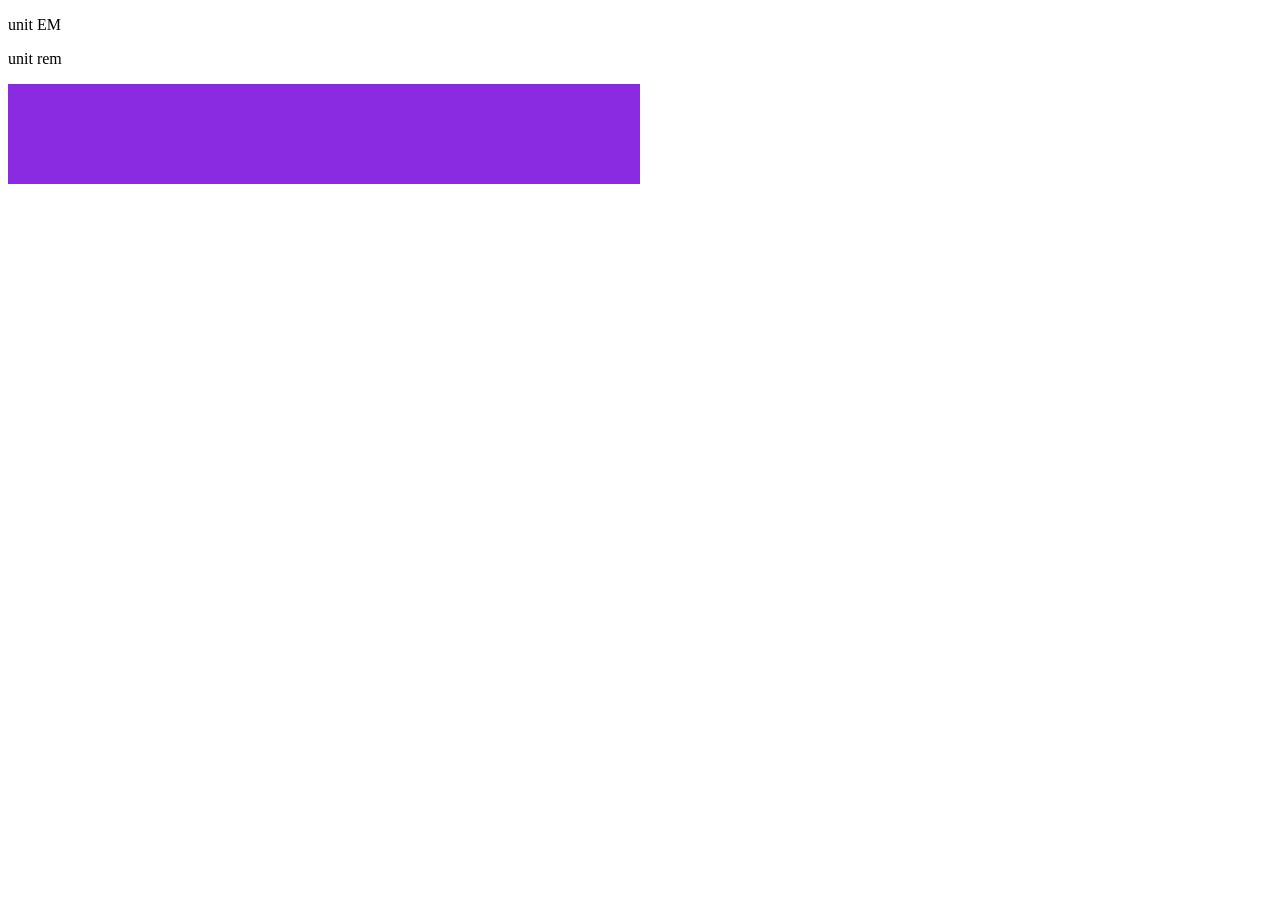
<file: Buoi_01/lesson02-03/css-units.html>
<!doctype html>
<html lang="en">
  <head>
    <meta charset="UTF-8" />
    <meta name="viewport" content="width=device-width, initial-scale=1.0" />
    <title>Css unit</title>
    <style>
      .percent {
        width: 50%;
        height: 100px;
        background-color: blueviolet;
      }
    </style>
  </head>
  <body>
    <!-- pixel dvi co dinh, ko bi thay doi. %nua kich thuoc cua trinh duyet. rem phu thuoc vao the html. em: an theo the cha gan nhat-->
    <div class="aaaa">
      <div class="unit-em"><p>unit EM</p></div>
    </div>
    <p class="rem">unit rem</p>
    <div class="pixels"></div>
    <div class="percent"></div>
  </body>
</html>
</file>
<file: Buoi_01/Bai_tap_VN/style.css>
body {
  font-family: Arial, sans-serif;
}

.container {
  max-width: 500px;
}

label {
  font-size: 24px;
}

.counter {
  font-size: 24px;
  /*  */
}
</file>
